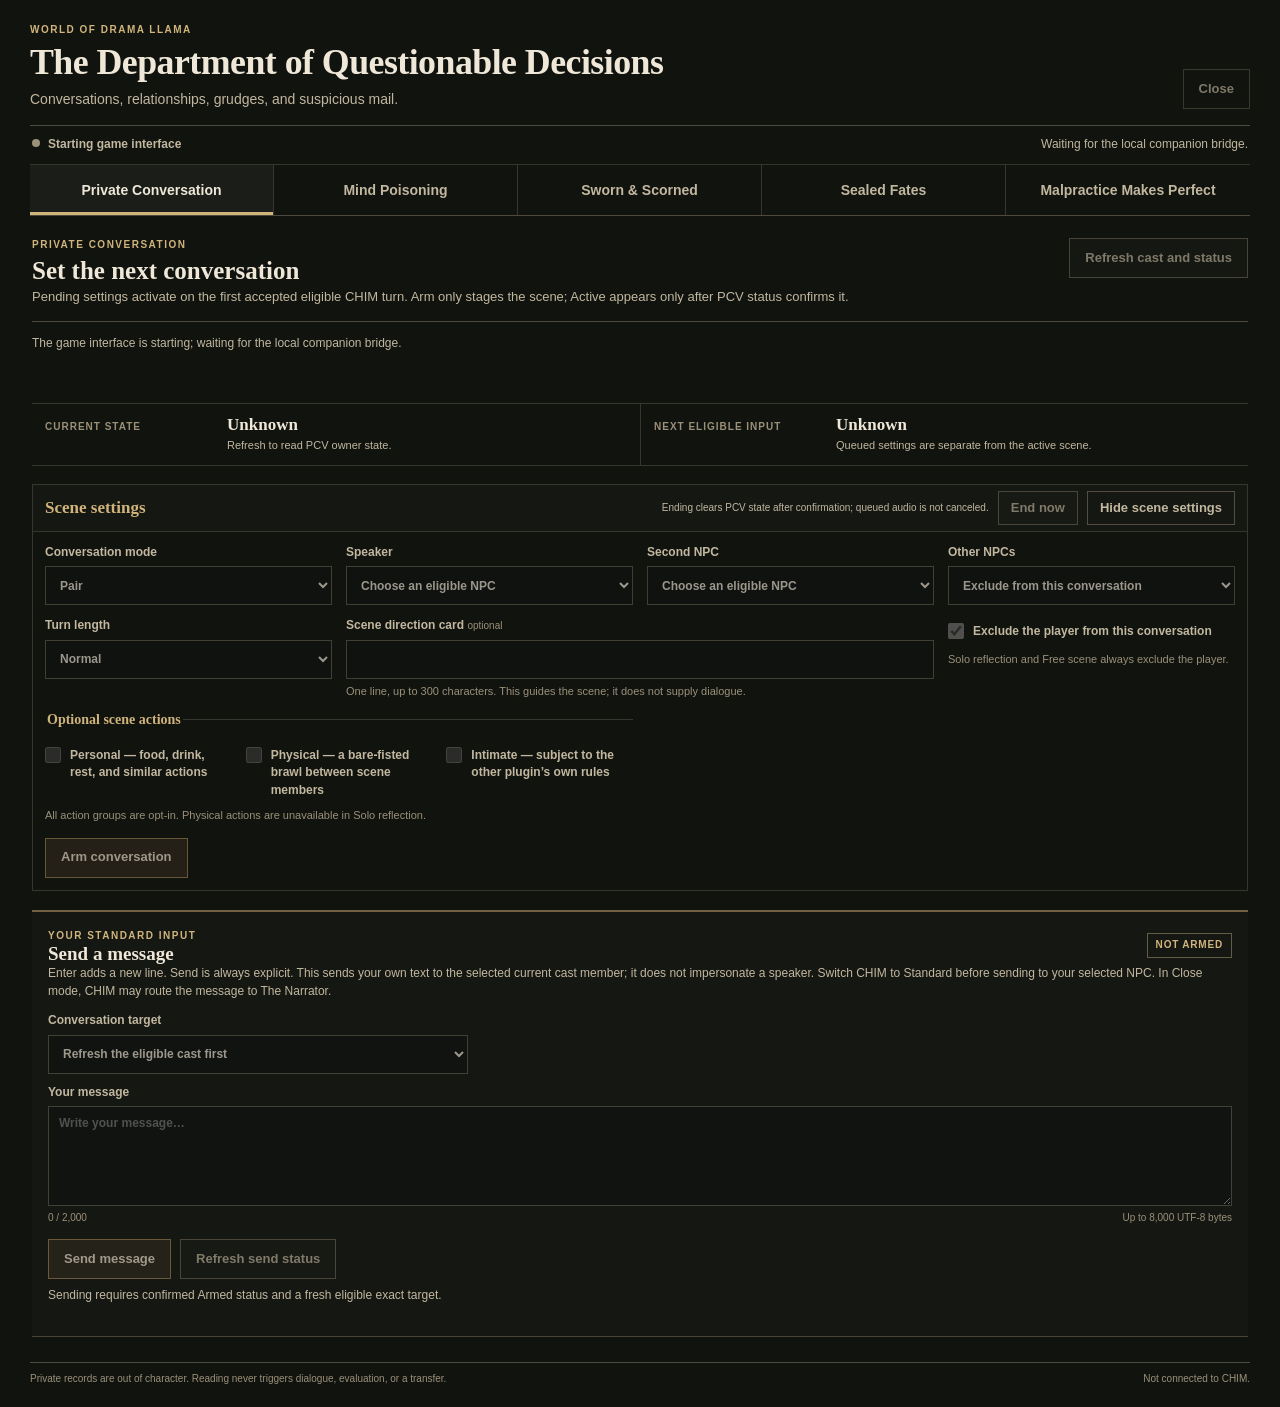
<file: ui/index.html>
<!doctype html>
<html lang="en">
<head>
  <meta charset="utf-8">
  <meta name="viewport" content="width=device-width, initial-scale=1">
  <meta name="color-scheme" content="dark">
  <title>World of Drama Llama: The Department of Questionable Decisions</title>
  <link rel="stylesheet" href="./app.css">
  <link rel="stylesheet" href="./brainwash-editor.css">
  <script src="./brainwash-editor.js" defer></script>
  <script src="./app.js" defer></script>
</head>
<body>
  <main class="app-shell">
    <header class="masthead">
      <div class="brand">
        <p class="eyebrow">World of Drama Llama</p>
        <h1>The Department of Questionable Decisions</h1>
        <p class="subtitle">Conversations, relationships, grudges, and suspicious mail.</p>
      </div>
      <button id="close-view" class="button quiet" type="button">Close</button>
    </header>

    <div class="connection-line">
      <span id="connection-status" class="state-mark" data-state="waiting">Starting game interface</span>
      <span id="permission-status" class="subtle">Waiting for the local companion bridge.</span>
    </div>
    <div id="connection-actions" class="connection-actions" hidden>
      <div class="button-row connection-buttons">
        <button id="retry-connection" class="button secondary" type="button">Retry connection</button>
      </div>
    </div>

    <nav class="tabs" role="tablist" aria-label="Department tabs">
      <button id="tab-pcv" class="tab" role="tab" type="button" aria-controls="panel-pcv" aria-selected="true" tabindex="0">Private Conversation</button>
      <button id="tab-mp" class="tab" role="tab" type="button" aria-controls="panel-mp" aria-selected="false" tabindex="-1">Mind Poisoning</button>
      <button id="tab-sas" class="tab" role="tab" type="button" aria-controls="panel-sas" aria-selected="false" tabindex="-1">Sworn &amp; Scorned</button>
      <button id="tab-mail" class="tab" role="tab" type="button" aria-controls="panel-mail" aria-selected="false" tabindex="-1">Sealed Fates</button>
      <button id="tab-brainwash" class="tab" role="tab" type="button" aria-controls="panel-brainwash" aria-selected="false" tabindex="-1">Malpractice Makes Perfect</button>
    </nav>

    <section id="panel-pcv" class="tab-panel" role="tabpanel" aria-labelledby="tab-pcv" tabindex="0">
      <header class="view-heading">
        <div><p class="eyebrow">PRIVATE CONVERSATION</p><h2>Set the next conversation</h2><p>Pending settings activate on the first accepted eligible CHIM turn. Arm only stages the scene; Active appears only after PCV status confirms it.</p></div>
        <button id="pcv-refresh" class="button secondary" type="button">Refresh cast and status</button>
      </header>
      <p id="pcv-state" class="state-line" role="status" aria-live="polite">Private Conversation becomes available after CHIM connects.</p>
      <p id="pcv-action-feedback" class="state-line" role="status" aria-live="polite"></p>
      <div class="pcv-summary">
        <div><span class="field-label">Current state</span><strong id="pcv-current">Unknown</strong><small id="pcv-current-detail">No owner status has been read.</small></div>
        <div><span class="field-label">Next eligible input</span><strong id="pcv-pending">Unknown</strong><small id="pcv-pending-detail">Queued settings are shown separately from an active scene.</small></div>
      </div>

      <div class="pcv-settings-heading">
        <span id="pcv-settings-label">Scene settings</span>
        <div class="pcv-settings-actions">
          <span id="pcv-end-note" class="subtle">Ending clears PCV state after confirmation; queued audio is not canceled.</span>
          <button id="pcv-end" class="button secondary" type="button" aria-describedby="pcv-end-note" disabled>End now</button>
          <button id="pcv-settings-toggle" class="button quiet" type="button" aria-controls="pcv-config-fields" aria-expanded="true">Hide scene settings</button>
        </div>
      </div>
      <form id="pcv-form" novalidate>
        <fieldset id="pcv-config-fields" aria-labelledby="pcv-settings-label" disabled>
          <legend class="sr-only">Scene settings</legend>
          <div class="field-grid">
            <div class="field">
              <label for="conversation-mode">Conversation mode</label>
              <select id="conversation-mode" name="scene_mode">
                <option value="pair">Pair</option><option value="group">Group</option><option value="solo">Solo reflection</option><option value="free">Free scene</option>
              </select>
            </div>
            <div class="field" id="actor-a-wrap"><label for="actor-a">Speaker</label><select id="actor-a" name="actor_a"><option value="">Choose an eligible NPC</option></select></div>
            <div class="field" id="actor-b-wrap"><label for="actor-b">Second NPC</label><select id="actor-b" name="actor_b"><option value="">Choose an eligible NPC</option></select></div>
            <div class="field group-only" id="actor-c-wrap"><label for="actor-c">Additional NPC C</label><select id="actor-c" name="actor_c"><option value="">No additional NPC</option></select></div>
            <div class="field group-only" id="actor-d-wrap"><label for="actor-d">Additional NPC D</label><select id="actor-d" name="actor_d"><option value="">No additional NPC</option></select></div>
            <div class="field group-only" id="opener-wrap"><label for="opener">Who speaks first</label><select id="opener" name="opener"><option value="auto">Auto</option></select></div>
            <div class="field free-only" id="free-cap-wrap"><label for="free-cap">Free-scene cast size</label><select id="free-cap" name="free_cap"><option value="2">2 NPCs</option><option value="3">3 NPCs</option><option value="4">4 NPCs</option><option value="5">5 NPCs</option><option value="6" selected>6 NPCs</option></select></div>
            <div class="field"><label for="bystander-mode">Other NPCs</label><select id="bystander-mode" name="bystander_mode"><option value="exclude">Exclude from this conversation</option><option value="silent">Present but silent</option></select></div>
            <div class="field pair-only"><label for="pace">Turn length</label><select id="pace" name="pace"><option value="normal">Normal</option><option value="short">Short</option><option value="long">Long</option></select></div>
            <div class="field span-two"><label for="scene-card">Scene direction card <span class="optional">optional</span></label><input id="scene-card" name="card" maxlength="300" autocomplete="off"><small>One line, up to 300 characters. This guides the scene; it does not supply dialogue.</small></div>
            <div class="field player-choice"><label class="check-label"><input id="exclude-player" name="exclude_player" type="checkbox" checked><span>Exclude the player from this conversation</span></label><small>Solo reflection and Free scene always exclude the player.</small></div>
            <fieldset class="field action-options span-two"><legend>Optional scene actions</legend>
              <label class="check-label"><input id="action-personal" type="checkbox" name="actions" value="personal"><span>Personal — food, drink, rest, and similar actions</span></label>
              <label class="check-label"><input id="action-physical" type="checkbox" name="actions" value="physical"><span>Physical — a bare-fisted brawl between scene members</span></label>
              <label class="check-label"><input id="action-intimate" type="checkbox" name="actions" value="intimate"><span>Intimate — subject to the other plugin’s own rules</span></label>
              <small>All action groups are opt-in. Physical actions are unavailable in Solo reflection.</small>
            </fieldset>
          </div>
          <div class="button-row"><button id="pcv-arm" class="button" type="button">Arm conversation</button></div>
        </fieldset>
      </form>
      <section class="compose-panel" aria-labelledby="pcv-input-heading">
        <div class="section-heading"><div><p class="eyebrow">YOUR STANDARD INPUT</p><h3 id="pcv-input-heading">Send a message</h3></div><span id="pcv-send-state" class="status-chip">Not armed</span></div>
        <p class="subtle">Enter adds a new line. Send is always explicit. This sends your own text to the selected current cast member; it does not impersonate a speaker. Switch CHIM to Standard before sending to your selected NPC. In Close mode, CHIM may route the message to The Narrator.</p>
        <div class="field short-field"><label for="send-target">Conversation target</label><select id="send-target" disabled><option value="">Refresh the eligible cast first</option></select></div>
        <label class="field" for="pcv-text"><span>Your message</span><textarea id="pcv-text" rows="4" placeholder="Write your message…" disabled></textarea><span class="count-line"><span id="pcv-count">0 / 2,000</span><span>Up to 8,000 UTF-8 bytes</span></span></label>
        <div class="button-row"><button id="pcv-send" class="button" type="button" disabled>Send message</button><button id="pcv-refresh-send" class="button secondary" type="button">Refresh send status</button><button id="pcv-discard-unknown" class="button quiet" type="button" hidden>Discard unknown draft</button></div>
        <p id="pcv-send-note" class="notice" role="status" aria-live="polite">Sending requires confirmed Armed status and a fresh eligible exact target.</p>
      </section>
    </section>

    <section id="panel-mp" class="tab-panel" role="tabpanel" aria-labelledby="tab-mp" tabindex="0" hidden>
      <header class="view-heading"><div><p class="eyebrow">MIND POISONING · OUT OF CHARACTER INSPECTOR</p><h2>Relationship changes</h2><p>Directed private history, with proposed changes, confirmed outcomes, and later current values kept separate.</p></div><div class="button-row"><button id="mp-refresh" class="button secondary" type="button">Refresh relationship history</button><button id="mp-more" class="button quiet" type="button" disabled>Load older</button></div></header>
      <div class="field-grid filter-grid"><div class="field"><label for="mp-perspective">Perspective</label><select id="mp-perspective" disabled><option value="">No authorized perspectives</option></select><small id="mp-perspective-limit"></small></div><div class="field"><label for="mp-target">Target filter <span class="optional">optional</span></label><select id="mp-target" disabled><option value="">All targets</option></select></div><div id="mp-state" class="state-line span-two" role="status" aria-live="polite">Authentication is required to inspect relationship history.</div></div>
      <div class="table-wrap"><table><thead><tr><th>Direction · event</th><th>Proposed / applied</th><th>Historical before / after</th><th>Current now</th><th>Type, source, reason, certainty</th></tr></thead><tbody id="mp-rows"><tr><td colspan="5" class="empty-row">No authorized history has been read.</td></tr></tbody></table></div>
      <p id="mp-limited" class="notice"></p>
    </section>

    <section id="panel-sas" class="tab-panel" role="tabpanel" aria-labelledby="tab-sas" tabindex="0" hidden>
      <header class="view-heading"><div><p class="eyebrow">SWORN &amp; SCORNED · OUT OF CHARACTER INSPECTOR</p><h2>Grievances and promises</h2><p>Each issue stays with its recorded perspective. Reading here does not settle or alter it.</p></div><div class="button-row"><button id="sas-refresh" class="button secondary" type="button">Refresh grievances and promises</button><button id="sas-more" class="button quiet" type="button" disabled>Load older</button></div></header>
      <div class="field-grid filter-grid"><div class="field"><label for="sas-perspective">Perspective</label><select id="sas-perspective" disabled><option value="">No authorized perspectives</option></select><small id="sas-perspective-limit"></small></div><div id="sas-state" class="state-line" role="status" aria-live="polite">Authentication is required to inspect private issues.</div></div>
      <div class="issue-columns"><section aria-labelledby="grievances-heading"><h3 id="grievances-heading">Grievances</h3><div id="sas-grievances" class="issue-list"><p class="empty-row">No grievance history has been read.</p></div></section><section aria-labelledby="promises-heading"><h3 id="promises-heading">Promises</h3><div id="sas-promises" class="issue-list"><p class="empty-row">No promise history has been read.</p></div></section></div>
      <p id="sas-limited" class="notice"></p>
    </section>

    <section id="panel-mail" class="tab-panel" role="tabpanel" aria-labelledby="tab-mail" tabindex="0" hidden>
      <header class="view-heading"><div><p class="eyebrow">SEALED FATES · OUT OF CHARACTER</p><h2>Letters and mailboxes</h2><p>Compose with the player’s current supported inventory, then inspect receipt-confirmed mail.</p></div><div class="subtabs" role="tablist" aria-label="Sealed Fates views"><button id="mail-compose-tab" class="subtab" type="button" aria-selected="true">Compose</button><button id="mailbox-tab" class="subtab" type="button" aria-selected="false">Mailboxes</button></div></header>
      <p id="mail-state" class="state-line" role="status" aria-live="polite">Authentication is required to use Sealed Fates.</p>
      <section id="mail-compose-view" class="mail-view">
        <div class="button-row compact-row"><button id="mail-refresh" class="button secondary" type="button">Refresh catalog and inventory</button><button id="mail-catalog-more" class="button secondary" type="button" disabled>Load more actors</button><span id="inventory-status" class="subtle">Inventory has not been read.</span></div>
        <div class="mail-grid compose-grid">
          <section class="compose-panel" aria-labelledby="compose-heading"><h3 id="compose-heading">Compose a letter</h3>
            <div class="field-grid">
              <div class="field"><label for="letter-writer">Writer</label><select id="letter-writer" disabled><option value="">No authorized writers</option></select></div>
              <div class="field"><label for="compose-recipient-search">Find recipient by name</label><div class="button-row compact-row"><input id="compose-recipient-search" type="search" autocomplete="off" placeholder="Search authorized recipients" aria-describedby="compose-recipient-search-status" disabled><button id="compose-recipient-search-button" class="button secondary" type="button" disabled>Search</button></div><small id="compose-recipient-search-status" role="status" aria-live="polite"></small></div>
              <div class="field"><label for="letter-recipient">Recipient</label><select id="letter-recipient" disabled><option value="">No authorized recipients</option></select></div>
              <label class="check-label span-two"><input id="sign-as-other" type="checkbox" disabled><span>Sign as someone else</span></label>
              <div id="signature-wrap" class="field span-two" hidden><label for="letter-signature">Signature shown on the letter</label><select id="letter-signature" disabled><option value="">Choose an authorized signature</option></select><small>A signature is a claim. It does not change the selected writer.</small></div>
              <div class="field span-two"><label for="letter-body">Letter body</label><textarea id="letter-body" rows="6" disabled></textarea><span class="count-line"><span id="letter-count">0 / 2,000</span><span>Written by the selected OOC writer · 2,000 characters max</span></span></div>
            </div>
            <div class="inventory-block"><div class="section-heading"><div><h4>Eligible items</h4><p class="subtle">Payer is fixed to the player. Search the items available for attachment. Selected items stay visible.</p></div><div class="gold-control"><label for="gold-amount">Gold</label><input id="gold-amount" type="number" min="0" step="1" value="0" disabled></div></div>
              <div class="field inventory-filter"><label for="inventory-filter">Filter items by name</label><input id="inventory-filter" type="search" placeholder="Search item names" disabled><small>This snapshot may omit other game items; omitted items are not identified.</small></div>
              <div id="inventory-items" class="inventory-items"><p class="empty-row">Refresh inventory to list eligible attachment items.</p></div>
              <p id="attachment-count" class="notice">0 / 8 unique attachment types · Gold counts as one.</p>
            </div>
            <div id="letter-recovery" class="field-grid" aria-label="Unresolved letter operations">
              <div class="field span-two"><label for="letter-operation">Unresolved operation</label><select id="letter-operation" disabled><option value="">Waiting letters not confirmed</option></select><small id="letter-recovery-status" role="status" aria-live="polite"></small><small id="letter-pending-status" role="status" aria-live="polite"></small><small id="letter-recovery-result" role="status" aria-live="polite"></small></div>
            </div>
            <div class="button-row"><button id="letter-review" class="button secondary" type="button" disabled>Review letter</button><button id="letter-send" class="button" type="button" disabled>Send sealed letter</button><button id="letter-pending-refresh" class="button secondary" type="button" disabled>Refresh waiting letters</button><button id="letter-pending-continue" class="button secondary" type="button" hidden disabled>Continue checking waiting letters</button><button id="letter-reconcile" class="button secondary" type="button" hidden>Refresh saved status</button><button id="letter-receipt-check" class="button secondary" type="button" hidden disabled>Check Skyrim receipt</button><button id="letter-resume" class="button secondary" type="button" hidden disabled>Resume delivery</button><button id="letter-new" class="button quiet" type="button" hidden>New letter / discard draft</button></div>
            <div id="letter-review-summary" class="review-summary" hidden></div><p id="letter-receipt" class="notice" role="status" aria-live="polite"></p>
          </section>
        </div>
      </section>
      <section id="mailbox-view" class="mail-view" hidden>
        <p class="notice">Recipient mailboxes list receipt-confirmed deliveries only. Reading a letter here creates no NPC exposure or player-read receipt.</p>
        <div class="mail-grid mailbox-only"><section class="mailbox-panel wide-mailbox">
          <h3>Received letters</h3>
          <div class="button-row compact-row"><button id="mailbox-catalog-refresh" class="button secondary" type="button">Refresh recipients</button><button id="mailbox-catalog-more" class="button quiet" type="button" disabled>Load more recipients</button></div>
          <div class="field"><label for="mailbox-recipient-search">Find mailbox by recipient name</label><div class="button-row compact-row"><input id="mailbox-recipient-search" type="search" autocomplete="off" placeholder="Search authorized mailboxes" aria-describedby="mailbox-recipient-search-status" disabled><button id="mailbox-recipient-search-button" class="button secondary" type="button" disabled>Search</button></div><small id="mailbox-recipient-search-status" role="status" aria-live="polite"></small></div>
          <div class="field"><label for="mailbox-recipient-secondary">Recipient mailbox</label><select id="mailbox-recipient-secondary" disabled><option value="">No authorized recipients</option></select></div>
          <div class="button-row"><button id="mailbox-refresh-secondary" class="button secondary" type="button" disabled>Refresh mailbox</button><button id="mailbox-more-secondary" class="button quiet" type="button" disabled>Load older</button></div>
          <p id="mailbox-read-state-secondary" class="state-line" role="status" aria-live="polite"></p>
          <p id="mailbox-limited-secondary" class="notice"></p>
          <div id="mailbox-list-secondary" class="mailbox-list"><p class="empty-row">Select a recipient and refresh.</p></div>
          <article id="letter-detail-secondary" class="letter-detail" hidden><h4 id="detail-heading-secondary">Letter detail</h4><p id="detail-signature-secondary" class="subtle"></p><p id="detail-author-secondary" class="subtle" hidden></p><p id="detail-body-secondary" class="letter-body"></p><ul id="detail-attachments-secondary" class="detail-attachments"></ul><p class="subtle">Opening this record does not mean an NPC read or learned it.</p></article>
        </section></div>
      </section>
      <p id="mail-limited" class="notice"></p>
    </section>

    <section id="panel-brainwash" class="tab-panel" role="tabpanel" aria-labelledby="tab-brainwash" tabindex="0" hidden>
      <div id="brainwash-editor" class="brainwash-editor-host"></div>
    </section>

    <footer class="footer"><span>Private records are out of character. Reading never triggers dialogue, evaluation, or a transfer.</span><span id="scope-footer">No authorized scope.</span></footer>
  </main>
</body>
</html>
</file>
<file: ui/app.css>
:root {
  color-scheme: dark;
  --bg: #11130f;
  --surface: #171a15;
  --surface-raised: #1d201a;
  --ink: #efe7d8;
  --muted: #c2b79f;
  --dim: #9b9079;
  --line: #4d493d;
  --brass: #d0b47c;
  --green: #aec49f;
  --rust: #e2a18c;
  --focus: #fff1b9;
}

* { box-sizing: border-box; }
[hidden] { display: none !important; }
html, body { min-height: 100%; margin: 0; background: var(--bg); color: var(--ink); }
body { font: 15px/1.45 "Segoe UI", Arial, sans-serif; }
button, input, select, textarea { font: inherit; }
button { cursor: pointer; }
button:disabled, input:disabled, select:disabled, textarea:disabled { cursor: not-allowed; opacity: .62; }
:focus-visible { outline: 3px solid var(--focus); outline-offset: 2px; }

.app-shell { width: min(100%, 1540px); margin: 0 auto; padding: 23px 30px 20px; }
.masthead { display: flex; align-items: flex-end; justify-content: space-between; gap: 24px; border-bottom: 1px solid var(--line); padding-bottom: 16px; }
.brand { min-width: 0; }
.eyebrow { margin: 0 0 5px; color: var(--brass); font-size: 10px; font-weight: 800; letter-spacing: .15em; text-transform: uppercase; }
h1 { max-width: 1080px; margin: 0; font: 700 clamp(24px, 2.8vw, 36px)/1.1 Georgia, "Times New Roman", serif; letter-spacing: -.015em; }
.sr-only { position: absolute; width: 1px; height: 1px; padding: 0; margin: -1px; overflow: hidden; clip: rect(0, 0, 0, 0); white-space: nowrap; border: 0; }
.subtitle { margin: 7px 0 0; color: var(--muted); font-size: 14px; }
.connection-line { display: flex; flex-wrap: wrap; justify-content: space-between; gap: 6px 16px; min-height: 39px; padding: 10px 2px 9px; border-bottom: 1px solid #35352d; }
.connection-actions { display: flex; flex-wrap: wrap; align-items: center; justify-content: space-between; gap: 8px 16px; min-height: 50px; padding: 8px 2px; border-bottom: 1px solid #35352d; }
.connection-actions .button-row { margin-top: 0; }
.state-mark { color: var(--muted); font-size: 12px; font-weight: 700; }
.state-mark::before { content: ""; display: inline-block; width: 8px; height: 8px; margin: 0 8px 1px 0; border-radius: 50%; background: var(--dim); }
.state-mark[data-state="ready"]::before { background: var(--green); }
.state-mark[data-state="error"]::before, .state-mark[data-state="auth"]::before { background: var(--rust); }
.subtle { color: var(--muted); font-size: 12px; }
.tabs { display: grid; grid-template-columns: repeat(auto-fit, minmax(200px, 1fr)); border-bottom: 1px solid var(--line); }
.tab { min-height: 50px; padding: 9px 10px; color: var(--muted); border: 0; border-right: 1px solid #37372f; background: transparent; font-size: 14px; font-weight: 650; }
.tab:last-child { border-right: 0; }
.tab[aria-selected="true"] { color: var(--ink); background: #1b1d18; box-shadow: inset 0 -3px var(--brass); }
.tab:hover:not([aria-selected="true"]), .subtab:hover:not([aria-selected="true"]) { color: var(--ink); background: #191b16; }
.tab-panel { padding: 22px 2px 10px; }
.view-heading, .section-heading { display: flex; align-items: flex-start; justify-content: space-between; gap: 16px; }
.view-heading { border-bottom: 1px solid var(--line); padding-bottom: 14px; margin-bottom: 13px; }
.view-heading h2 { margin: 0 0 4px; font: 700 25px/1.1 Georgia, "Times New Roman", serif; }
.view-heading p:not(.eyebrow) { margin: 0; color: var(--muted); font-size: 13px; }
.view-heading .eyebrow { margin-bottom: 4px; }
.button-row { display: flex; flex-wrap: wrap; align-items: center; gap: 9px; margin-top: 14px; }
.button { min-height: 40px; padding: 8px 15px; border: 1px solid #9d8151; background: #30291d; color: #f4e9d4; font-weight: 700; font-size: 13px; }
.button:hover:not(:disabled) { background: #423721; }
.button.secondary { border-color: #696250; background: #191b16; color: var(--muted); }
.button.secondary:hover:not(:disabled) { color: var(--ink); background: #24251e; }
.button.quiet { border-color: #544d3e; background: transparent; color: var(--muted); }
.button.quiet:hover:not(:disabled) { color: var(--ink); }
.state-line, .notice { min-height: 22px; margin: 8px 0 12px; color: var(--muted); font-size: 12px; }
.state-line[data-state="error"], .notice[data-state="error"] { color: var(--rust); }
.state-line[data-state="success"] { color: var(--green); }
.pcv-summary { display: grid; grid-template-columns: 1fr 1fr; border-top: 1px solid #36362e; border-bottom: 1px solid #36362e; margin: 10px 0 18px; }
.pcv-summary > div { display: grid; grid-template-columns: 170px minmax(150px, 1fr); align-items: baseline; gap: 3px 12px; padding: 11px 13px; }
.pcv-summary > div + div { border-left: 1px solid #36362e; }
.pcv-summary strong { font: 700 17px Georgia, serif; }
.pcv-summary small { grid-column: 2; color: var(--muted); font-size: 11px; }
.pcv-settings-heading { display: flex; align-items: center; justify-content: space-between; gap: 12px; min-height: 48px; margin-top: 10px; padding: 5px 12px; border: 1px solid #36362e; background: #151713; }
.pcv-settings-heading > span { color: var(--brass); font: 700 17px Georgia, serif; }
.pcv-settings-actions { display: flex; align-items: center; justify-content: flex-end; gap: 9px; }
.pcv-settings-actions .subtle { font-size: 10px; }
.pcv-settings-heading .button { min-height: 34px; padding: 6px 12px; white-space: nowrap; }
#pcv-form #pcv-config-fields:not([hidden]) { padding: 12px; border: 1px solid #36362e; border-top: 0; }
.field-label { color: var(--dim); font-size: 10px; font-weight: 800; letter-spacing: .1em; text-transform: uppercase; }
fieldset { min-width: 0; margin: 0; padding: 0; border: 0; }
fieldset > legend, .action-options > legend { margin-bottom: 10px; color: var(--brass); font: 700 17px Georgia, serif; }
.field-grid { display: grid; grid-template-columns: repeat(4, minmax(0, 1fr)); gap: 12px 14px; }
.field { display: grid; align-content: start; gap: 5px; min-width: 0; color: var(--muted); font-size: 12px; font-weight: 700; }
.field > label, .field > span:first-child { color: var(--muted); }
.field small, .field > small { color: var(--dim); font-size: 11px; font-weight: 400; }
.field input:not([type="checkbox"]), .field select, .field textarea, .gold-control input { width: 100%; min-height: 39px; padding: 8px 10px; border: 1px solid #5f594a; border-radius: 0; background: #10120f; color: var(--ink); }
.field textarea { resize: vertical; min-height: 100px; line-height: 1.45; }
.field input[type="number"], .gold-control input { max-width: 120px; }
.span-two { grid-column: span 2; }
.span-four { grid-column: 1 / -1; }
.optional { color: var(--dim); font-size: 10px; font-weight: 400; text-transform: lowercase; }
.check-label { display: flex; align-items: flex-start; gap: 9px; padding: 6px 0; color: var(--ink); font-size: 12px; }
.check-label input { accent-color: var(--brass); width: 16px; height: 16px; margin: 0; flex: 0 0 auto; }
.action-options { display: grid; grid-template-columns: repeat(3, minmax(0, 1fr)); gap: 3px 14px; border-top: 1px solid #36362e; padding-top: 10px; }
.action-options legend { grid-column: 1 / -1; margin-bottom: 3px; font-size: 14px; }
.action-options small { grid-column: 1 / -1; }
.compose-panel, .mailbox-panel { border-top: 2px solid #736242; border-bottom: 1px solid #484538; background: #151713; padding: 14px 16px 15px; margin-top: 19px; }
.compose-panel h3, .mailbox-panel h3, .issue-columns h3 { margin: 0 0 8px; font: 700 19px Georgia, serif; }
.compose-panel .subtle { margin-top: 0; }
.section-heading { align-items: center; }
.section-heading h3, .section-heading h4 { margin: 0; }
.section-heading h4 { font: 700 16px Georgia, serif; }
.section-heading p { margin: 3px 0 0; }
.status-chip { padding: 4px 8px; border: 1px solid #655c46; color: var(--brass); font-size: 10px; font-weight: 800; letter-spacing: .08em; text-transform: uppercase; white-space: nowrap; }
.short-field { max-width: 420px; margin: 10px 0; }
.count-line { display: flex; justify-content: space-between; gap: 12px; color: var(--dim); font-size: 10px; font-weight: 400; }
.filter-grid { grid-template-columns: minmax(220px, .65fr) minmax(220px, .7fr) minmax(300px, 1.3fr); align-items: end; }
.filter-grid .state-line { grid-column: 1 / -1; margin: 0; padding: 5px 0 9px; }
.table-wrap { width: 100%; overflow-x: auto; border-top: 1px solid var(--line); }
table { width: 100%; border-collapse: collapse; min-width: 960px; }
th { padding: 9px 10px; color: var(--dim); text-align: left; text-transform: uppercase; letter-spacing: .09em; font-size: 9px; border-bottom: 1px solid var(--line); }
td { padding: 10px; border-bottom: 1px solid #39382f; vertical-align: top; font-size: 12px; }
td strong { display: block; color: var(--ink); font-size: 12px; }
td small { display: block; margin-top: 3px; color: var(--muted); font-size: 10px; overflow-wrap: anywhere; }
.empty-row { color: var(--dim); font-size: 12px; }
.issue-columns { display: grid; grid-template-columns: 1fr 1fr; gap: 22px; margin-top: 16px; }
.issue-columns section { min-width: 0; }
.issue-list { border-top: 1px solid var(--line); }
.issue-row { display: grid; grid-template-columns: minmax(110px, .7fr) minmax(180px, 1.3fr) minmax(160px, 1fr); gap: 10px; padding: 10px 7px; border-bottom: 1px solid #37372f; }
.issue-row strong { display: block; font-size: 12px; }
.issue-row small { display: block; color: var(--muted); font-size: 10px; margin-top: 3px; }
.subtabs { display: flex; gap: 4px; border-bottom: 1px solid var(--line); }
.subtab { min-height: 38px; padding: 7px 12px; border: 0; border-bottom: 2px solid transparent; background: transparent; color: var(--muted); font-size: 12px; font-weight: 700; }
.subtab[aria-selected="true"] { color: var(--ink); border-bottom-color: var(--brass); }
.compact-row { align-items: center; margin: 0 0 8px; }
.compact-row .subtle { margin-left: 3px; }
.mail-grid { display: grid; grid-template-columns: minmax(0, 1.1fr) minmax(320px, .9fr); gap: 18px; align-items: start; }
.compose-grid { grid-template-columns: minmax(0, 1fr); max-width: 1180px; }
.mail-grid > section { margin-top: 8px; min-width: 0; }
.mail-grid .compose-panel, .mail-grid .mailbox-panel { margin-top: 0; }
.mail-grid h3 { font-size: 18px; }
.mail-grid .field-grid { grid-template-columns: repeat(2, minmax(0, 1fr)); }
.inventory-block { margin-top: 14px; padding-top: 12px; border-top: 1px solid var(--line); }
.gold-control { display: grid; gap: 3px; width: 100px; color: var(--muted); font-size: 11px; font-weight: 700; }
.gold-control input { min-height: 34px; padding: 5px 7px; }
.inventory-items { max-height: 220px; overflow-y: auto; border-top: 1px solid #36362e; margin-top: 8px; }
.inventory-row { display: grid; grid-template-columns: 25px minmax(130px, 1fr) auto 95px; gap: 8px; align-items: center; padding: 7px 4px; border-bottom: 1px solid #33342d; font-size: 11px; }
.inventory-filter { grid-template-columns: max-content minmax(0, 420px); align-items: center; margin: 8px 0; }
.inventory-filter small { grid-column: 2; }
#inventory-items > .inventory-row[hidden] { display: none; }
.inventory-row input[type="checkbox"] { width: 16px; height: 16px; accent-color: var(--brass); }
.inventory-row input[type="number"] { width: 85px; min-height: 32px; padding: 4px 6px; border: 1px solid #5f594a; background: #10120f; color: var(--ink); }
.inventory-row small { color: var(--muted); }
.review-summary { margin-top: 12px; padding: 10px 12px; border-left: 2px solid var(--brass); background: #1b1d18; color: var(--muted); font-size: 12px; }
.review-summary strong { color: var(--ink); }
.mailbox-list { border-top: 1px solid var(--line); margin-top: 10px; }
.mail-item { display: grid; grid-template-columns: minmax(0, 1fr) auto; gap: 3px 9px; width: 100%; text-align: left; padding: 9px 7px; border: 0; border-bottom: 1px solid #37372f; background: transparent; color: var(--ink); }
.mail-item:hover, .mail-item[aria-pressed="true"] { background: #20211b; border-left: 2px solid var(--brass); }
.mail-item strong { font-size: 12px; }
.mail-item small { color: var(--muted); font-size: 10px; }
.mail-item .body-preview { grid-column: 1 / -1; color: var(--muted); font-size: 11px; overflow: hidden; text-overflow: ellipsis; white-space: nowrap; }
.mail-item .stage { color: var(--green); font-size: 10px; font-weight: 800; text-transform: uppercase; }
.letter-detail { margin-top: 14px; padding: 12px 13px; border-top: 2px solid #736242; border-bottom: 1px solid var(--line); background: #11130f; }
.letter-detail h4 { margin: 0 0 7px; font: 700 16px Georgia, serif; }
.letter-detail p { overflow-wrap: anywhere; white-space: pre-wrap; }
.letter-body { font: 16px/1.5 Georgia, serif; color: var(--ink); }
.detail-attachments { padding-left: 18px; color: var(--muted); font-size: 11px; }
.mailbox-only { grid-template-columns: minmax(0, 1fr); }
.wide-mailbox { width: 100%; }
.footer { display: flex; justify-content: space-between; gap: 12px; margin-top: 15px; padding-top: 9px; border-top: 1px solid var(--line); color: var(--dim); font-size: 10px; }

@media (max-height: 760px) and (min-width: 900px) {
  .app-shell { padding-top: 8px; padding-bottom: 8px; }
  .masthead { padding-bottom: 8px; }
  h1 { font-size: clamp(23px, 2.1vw, 30px); }
  .subtitle { margin-top: 2px; font-size: 12px; }
  .connection-line { min-height: 27px; padding-top: 5px; padding-bottom: 5px; }
  .tab { min-height: 38px; padding-top: 5px; padding-bottom: 5px; }
  .tab-panel { padding-top: 8px; padding-bottom: 4px; }
  .view-heading { padding-bottom: 7px; margin-bottom: 6px; }
  .view-heading h2 { margin-bottom: 2px; font-size: 22px; }
  .view-heading p:not(.eyebrow) { font-size: 11px; line-height: 1.25; }
  .state-line, .notice { min-height: 16px; margin: 3px 0 5px; font-size: 11px; }
  .pcv-summary { margin: 4px 0 6px; }
  .pcv-summary > div { padding: 5px 10px; }
  .pcv-summary small { display: none; }
  .pcv-settings-heading { min-height: 38px; margin-top: 3px; padding: 2px 8px; }
  .pcv-settings-heading > span { font-size: 15px; }
  .pcv-settings-actions { gap: 6px; }
  .pcv-settings-actions .subtle { font-size: 9px; white-space: nowrap; }
  .pcv-settings-heading .button { min-height: 32px; padding: 5px 9px; font-size: 11px; }
  .button-row { gap: 7px; margin-top: 7px; }
  .button { min-height: 36px; padding: 6px 12px; }
  .compose-panel { margin-top: 7px; padding: 8px 12px 9px; }
  .compose-panel h3 { margin-bottom: 4px; font-size: 17px; }
  .compose-panel > p.subtle { margin: 2px 0 5px; font-size: 11px; line-height: 1.25; }
  .short-field { margin: 5px 0; }
  .field { gap: 3px; }
  #pcv-text { height: 72px; min-height: 72px; }
}

@media (max-width: 1000px) {
  .app-shell { padding: 16px 18px; }
  .field-grid { grid-template-columns: repeat(2, minmax(0, 1fr)); }
  .mail-grid { grid-template-columns: 1fr; }
  .pcv-summary > div { grid-template-columns: 125px 1fr; }
  .filter-grid { grid-template-columns: 1fr 1fr; }
}
@media (max-width: 620px) {
  .app-shell { padding: 12px; }
  .masthead { align-items: flex-start; }
  .masthead > .button { min-width: 60px; }
  .tabs { grid-template-columns: repeat(2, minmax(0, 1fr)); }
  .tab { border-bottom: 1px solid #37372f; }
  .tab:nth-child(2n) { border-right: 0; }
  .view-heading { flex-direction: column; }
  .field-grid, .filter-grid, .issue-columns, .pcv-summary { grid-template-columns: 1fr; }
  .pcv-summary > div { grid-template-columns: 140px minmax(0, 1fr); }
  .pcv-summary > div + div { border-left: 0; border-top: 1px solid #36362e; }
  .span-two { grid-column: auto; }
  .action-options { grid-template-columns: 1fr; }
  .action-options legend, .action-options small { grid-column: auto; }
  .filter-grid .state-line { grid-column: auto; }
  .footer { flex-direction: column; }
}
</file>
<file: ui/brainwash-editor.css>
/* Scope all controls: other Department tabs retain their own design. */
body.brainwash-web { margin:0; background:#101713; }
.brainwash-page { max-width:1560px; margin:auto; padding:24px; }
.brainwash-editor { --ink:#222c2b; --paper:#f6f1e6; --rule:#c9c0ae; --red:#a33b2b; --muted:#62665d; --surface:#ece6d9; --input:#fffaf0; --input-border:#a69c88; --status:#ede5d6; --source:#f8f3e8; --line:#b5ab98; --button:var(--ink); --button-text:#fff7e6; --button-hover:#384843; --button-hover-text:#fff7e6; color:var(--ink); font:15px/1.55 'Segoe UI',sans-serif; color-scheme:light; display:grid; grid-template-columns:220px minmax(300px,1.35fr) minmax(290px,1fr); grid-template-areas:'masthead masthead masthead' 'status status status' 'cast desk findings' 'cast fields findings' 'cast undo findings'; gap:20px; align-items:start; padding:24px; background:var(--paper); border:1px solid var(--rule); }
.brainwash-editor *, .brainwash-editor *::before, .brainwash-editor *::after { box-sizing:border-box; }
.brainwash-editor h1,.brainwash-editor h2,.brainwash-editor h3 { color:var(--ink); font-family:Georgia,'Times New Roman',serif; font-weight:400; letter-spacing:-.03em; }
.brainwash-editor h1 { font-size:clamp(28px,3vw,43px); line-height:1.05; margin:7px 0; }
.brainwash-editor h2 { font-size:29px; line-height:1.15; margin:9px 0 16px; }
.brainwash-editor h3 { font-size:20px; }
.brainwash-editor p { margin:0 0 12px; }
.brainwash-masthead { grid-area:masthead; display:flex; align-items:center; gap:20px; padding-bottom:24px; border-bottom:3px double var(--ink); }
.brainwash-masthead p:first-child,.brainwash-panel > p:first-child { font:600 10px/1.5 'Segoe UI',sans-serif; letter-spacing:.14em; color:var(--muted); }
.brainwash-masthead p { margin:0; }
.brainwash-imprint { border:1px solid var(--red); color:var(--red); width:64px; height:64px; display:grid; place-items:center; font:21px Georgia,serif; transform:rotate(-5deg); flex-shrink:0; }
.brainwash-motto { margin-left:auto !important; max-width:130px; color:var(--red); font:italic 18px/1.25 Georgia,serif; }
.brainwash-status { grid-area:status; border-left:3px solid var(--red); padding:8px 12px; background:var(--status); font-size:12px; margin:0 !important; overflow-wrap:anywhere; }
.brainwash-panel { min-width:0; padding:0; background:transparent; border:0; border-radius:0; }
.brainwash-cast { grid-area:cast; padding-right:20px; border-right:1px solid var(--rule); }
.brainwash-cast h2 { font-size:24px; }
.brainwash-workbench { grid-area:desk; }
.brainwash-findings { grid-area:findings; padding:20px; border:1px solid var(--rule); background:var(--surface); }
.brainwash-fields { grid-area:fields; border-top:1px solid var(--rule); padding-top:16px; }
.brainwash-fields:not([open]) > :not(summary) { display:none; }
.brainwash-fields summary { cursor:pointer; color:var(--red); font-weight:600; }
.brainwash-fields[open] > * { margin-bottom:12px; }
.brainwash-undo { grid-area:undo; border-top:1px solid var(--rule); padding-top:16px; }
.brainwash-undo h2 { font-size:22px; }
.brainwash-warning { grid-column:1 / -1; border:1px solid var(--red); padding:12px; color:var(--red); }
.brainwash-editor label { display:block; font-size:13px; font-weight:600; margin:14px 0; }
.brainwash-editor input[type='search'],.brainwash-editor select,.brainwash-editor textarea { width:100%; display:block; margin-top:6px; padding:10px 12px; background:var(--input); color:var(--ink); border:1px solid var(--input-border); border-radius:0; font:14px/1.6 'Segoe UI',sans-serif; box-shadow:none; }
.brainwash-editor textarea { resize:vertical; min-height:100px; }
.brainwash-workbench textarea[aria-label='Creative direction'] { font:19px/1.6 Georgia,serif; min-height:160px; border-left:3px solid var(--red); }
.brainwash-editor input[type='checkbox'] { accent-color:var(--red); width:17px; height:17px; vertical-align:middle; margin:0 8px 0 0; }
.brainwash-editor button { min-height:40px; margin:4px 6px 4px 0; padding:9px 13px; border:1px solid var(--ink); border-radius:0; background:var(--button); color:var(--button-text); font:600 12px/1.4 'Segoe UI',sans-serif; cursor:pointer; box-shadow:none; }
.brainwash-editor button:hover:not(:disabled) { background:var(--button-hover); border-color:var(--button-hover); color:var(--button-hover-text); }
.brainwash-editor button:disabled,.brainwash-editor input:disabled,.brainwash-editor select:disabled,.brainwash-editor textarea:disabled { opacity:.48; cursor:not-allowed; }
.brainwash-cast button,.brainwash-conversation button { color:var(--ink); background:transparent; border-color:var(--rule); font-weight:400; }
.brainwash-cast button:hover:not(:disabled),.brainwash-conversation button:hover:not(:disabled) { color:var(--button-hover-text); }
.brainwash-approaches { display:flex; border-bottom:1px solid var(--rule); gap:14px; margin:18px 0 12px; }
.brainwash-approaches button { background:transparent; color:var(--muted); border:0; border-bottom:3px solid transparent; margin:0; padding:10px 0; }
.brainwash-approaches button[aria-pressed='true'] { color:var(--red); border-bottom-color:var(--red); }
.brainwash-approaches button:hover:not(:disabled) { background:transparent; color:var(--red); }
.brainwash-approach-note,.brainwash-caption { color:var(--muted); font-size:12px; }
.brainwash-identity { display:flex; justify-content:space-between; gap:10px; padding:7px 0; color:var(--muted); font:11px/1.5 Consolas,monospace; border-bottom:1px solid var(--rule); }
.brainwash-synopsis { font:italic 19px/1.6 Georgia,serif; margin:14px 0 !important; white-space:pre-wrap; overflow-wrap:anywhere; max-height:180px; overflow:auto; }
.brainwash-conversation { margin:18px 0; padding-top:12px; border-top:1px solid var(--rule); }
.brainwash-conversation h3 { display:none; }
.brainwash-conversation > p { font-size:11px; color:var(--muted); }
.brainwash-editor fieldset { min-width:0; margin:16px 0; padding:14px 0; border:0; border-top:1px solid var(--line); border-radius:0; }
.brainwash-editor legend { color:var(--ink); font:21px Georgia,serif; text-transform:capitalize; padding:0 8px 0 0; }
.brainwash-editor fieldset label { font-size:12px; }
.brainwash-basis { font:600 9px/1.6 'Segoe UI',sans-serif; letter-spacing:.08em; color:var(--red); }
.brainwash-source { margin:12px 0; padding:12px 14px; border-left:2px solid var(--red); background:var(--source); font:italic 16px/1.55 Georgia,serif; white-space:pre-wrap; overflow-wrap:anywhere; }
.brainwash-source cite { display:block; margin-top:8px; color:var(--muted); font:10px 'Segoe UI',sans-serif; }
.brainwash-review-text { white-space:pre-wrap; overflow-wrap:anywhere; font-size:13px; padding:10px 0; border-bottom:1px dotted var(--rule); }
.brainwash-kept { color:var(--muted); font-size:12px; padding:8px 0; border-top:1px dotted var(--rule); }
.brainwash-empty-findings h2 { font-style:italic; }
.brainwash-empty-findings ol { padding-left:20px; font-size:12px; }
.brainwash-empty-findings li { padding:8px 0; border-bottom:1px dotted var(--rule); }
.brainwash-empty-desk { min-height:320px; padding-top:20px; }
.brainwash-editor :focus-visible { outline:3px solid var(--red); outline-offset:3px; }
@media(max-width:1100px) { .brainwash-editor { grid-template-columns:190px minmax(0,1fr); grid-template-areas:'masthead masthead' 'status status' 'cast desk' 'cast fields' 'cast findings' 'cast undo'; gap:18px; } }
@media(max-width:640px) { .brainwash-page { padding:0; } .brainwash-editor { display:flex; flex-direction:column; padding:18px; gap:20px; } .brainwash-editor > * { width:100%; } .brainwash-masthead { gap:12px; } .brainwash-imprint { width:42px; height:48px; font-size:14px; } .brainwash-motto { display:none; } .brainwash-cast { border-right:0; border-bottom:1px solid var(--rule); padding:0 0 16px; } .brainwash-masthead p:first-child { font-size:8px; } .brainwash-editor h1 { font-size:27px; } }

.brainwash-editor[data-theme='night'] { --ink:#e4e7d8; --paper:#18221e; --rule:#43564a; --red:#e5a487; --muted:#afbdaf; --surface:#202e26; --input:#111b16; --input-border:#657767; --status:#25362b; --source:#2a3a2d; --line:#536856; --button:#d8cfb8; --button-text:#19231d; --button-hover:#ead9b8; --button-hover-text:#17201b; color-scheme:dark; }
.brainwash-editor .brainwash-theme-toggle { flex-shrink:0; min-width:94px; background:transparent; color:var(--ink); border-color:var(--rule); }
@media(max-width:640px) { .brainwash-masthead { flex-wrap:wrap; } .brainwash-theme-toggle { margin-left:auto !important; } }
</file>
